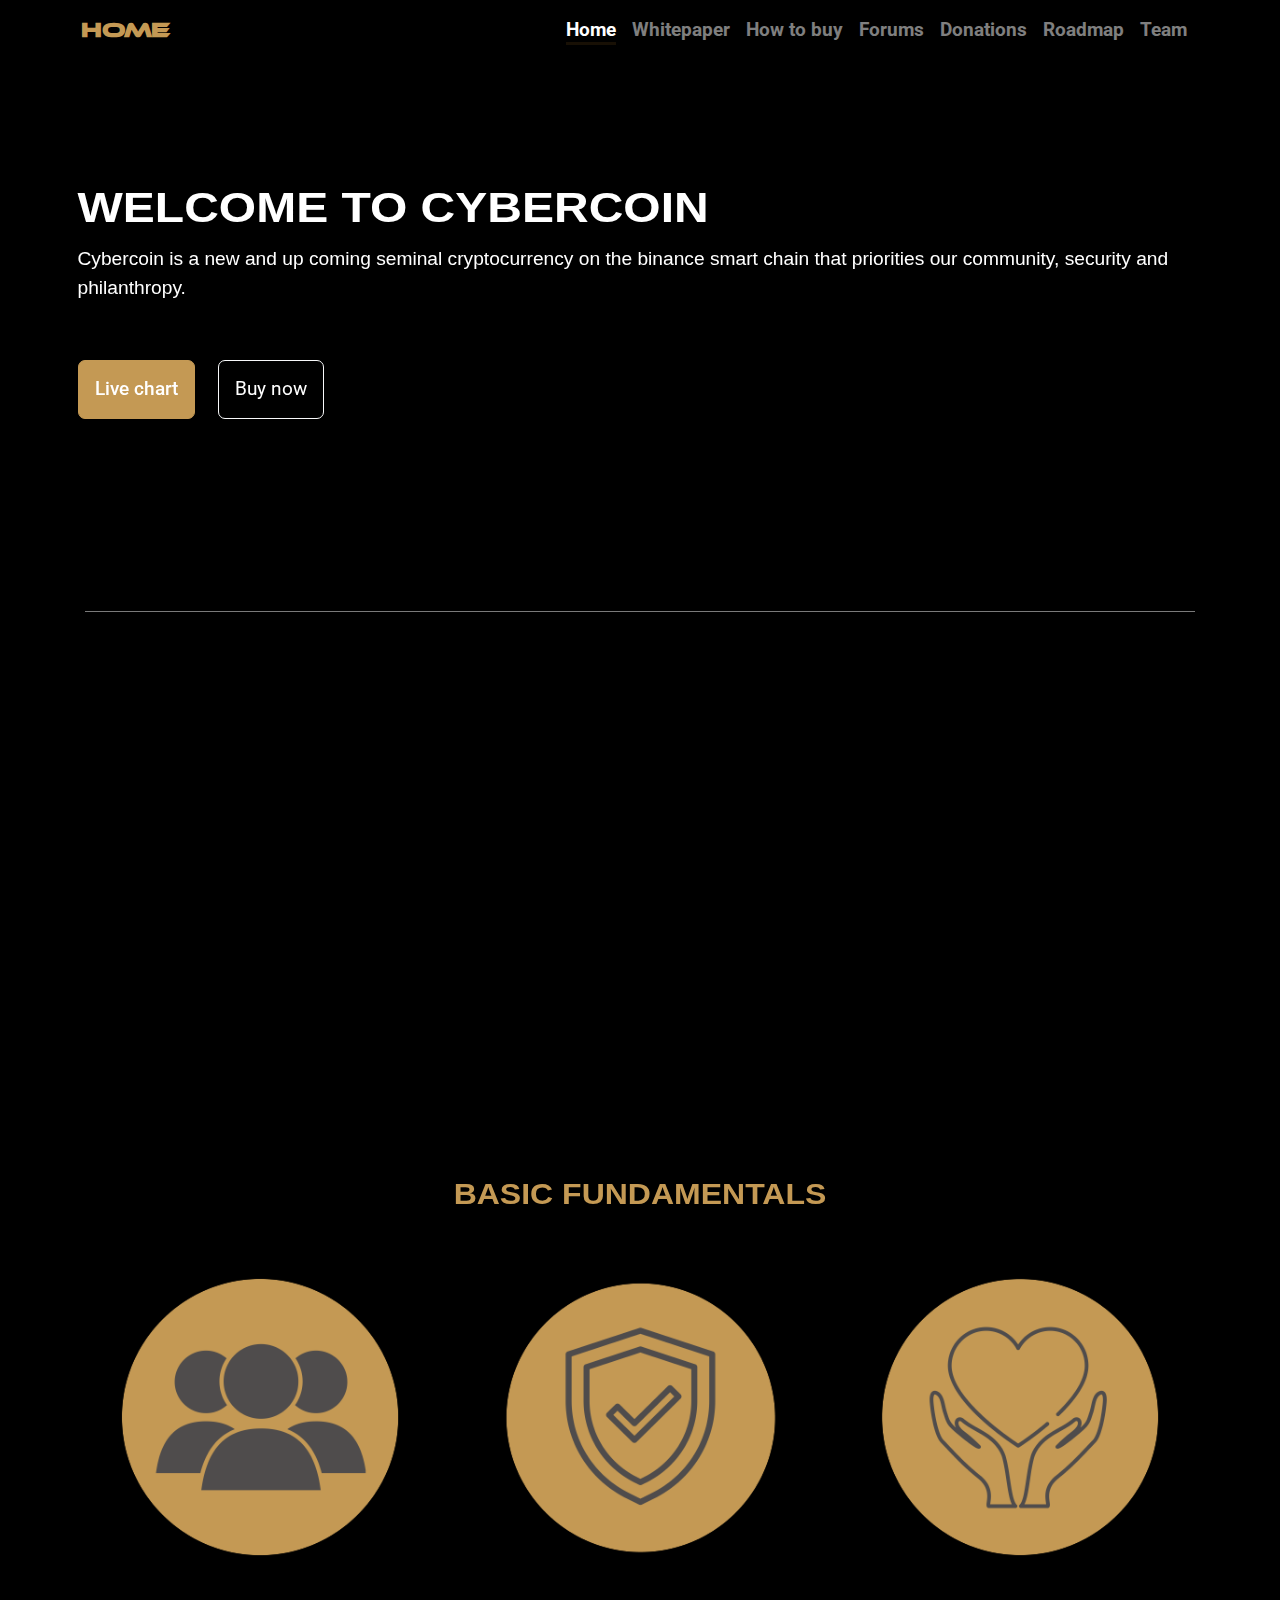
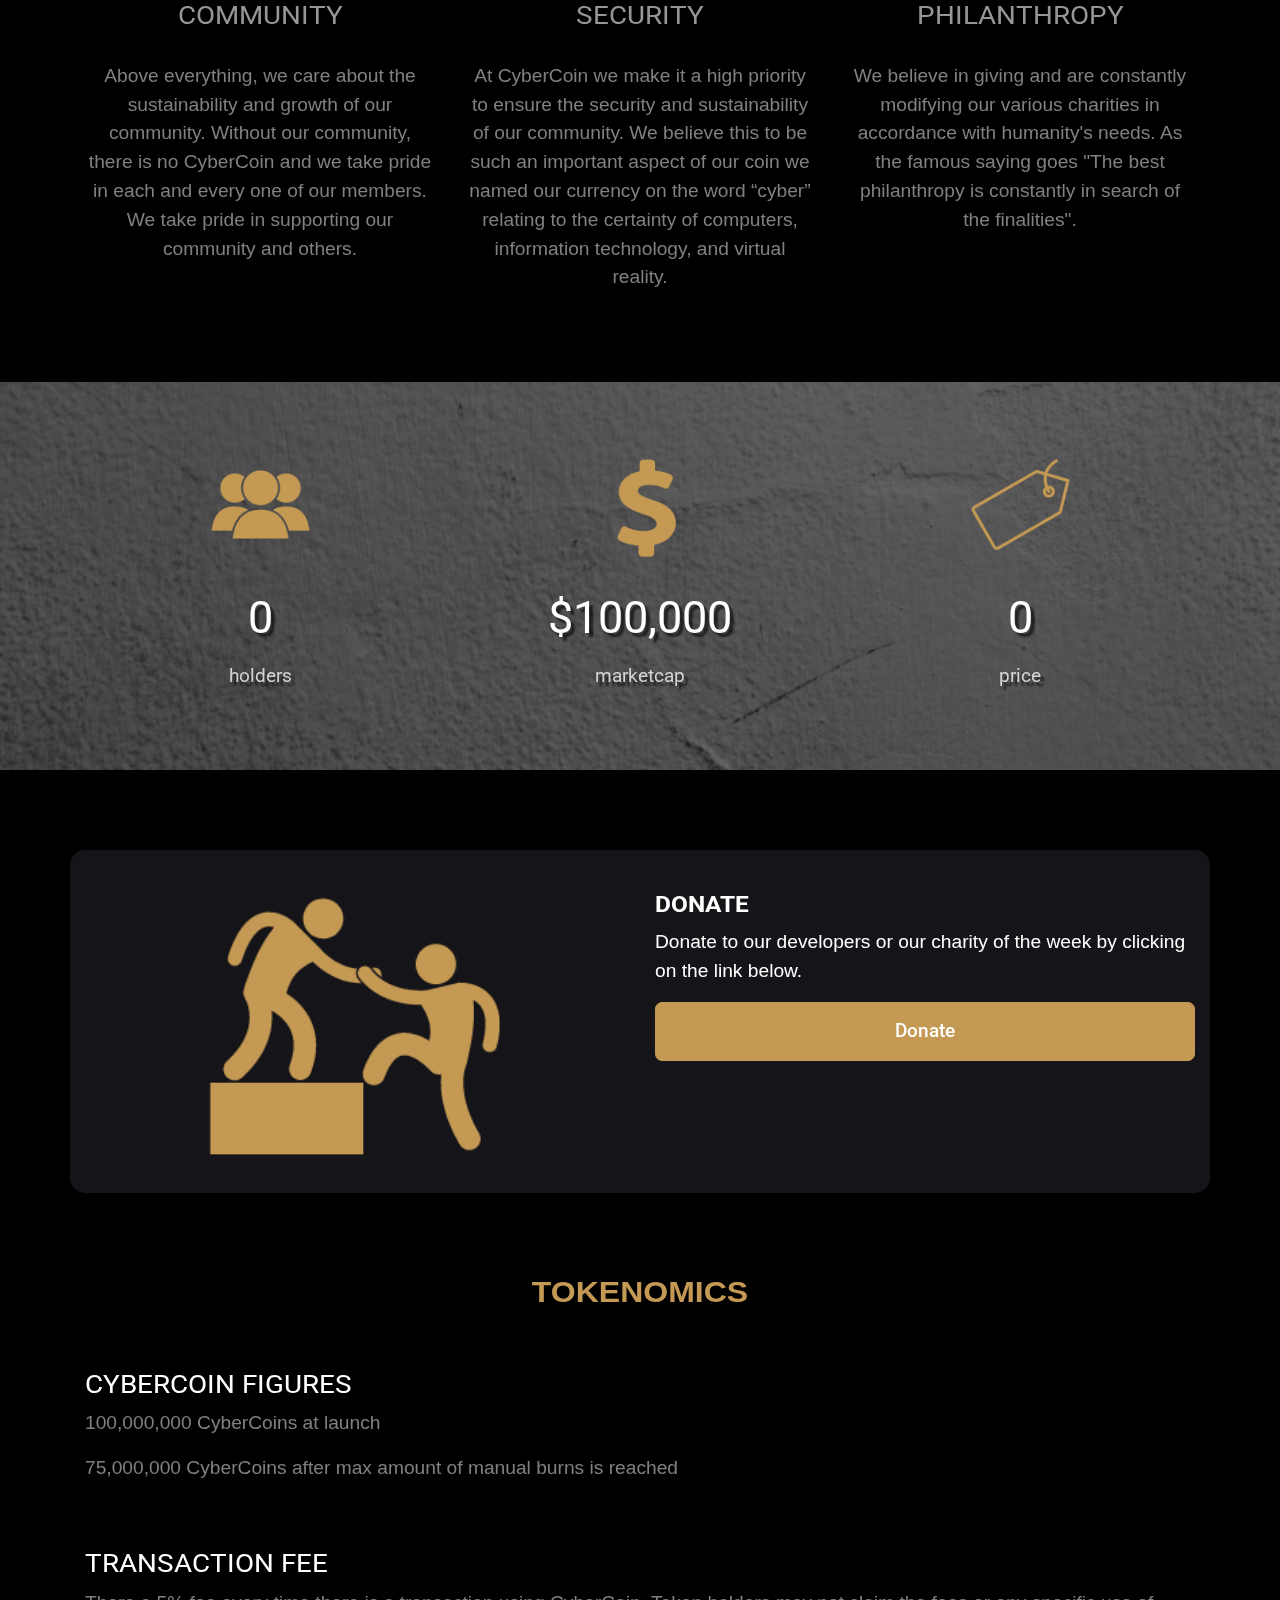
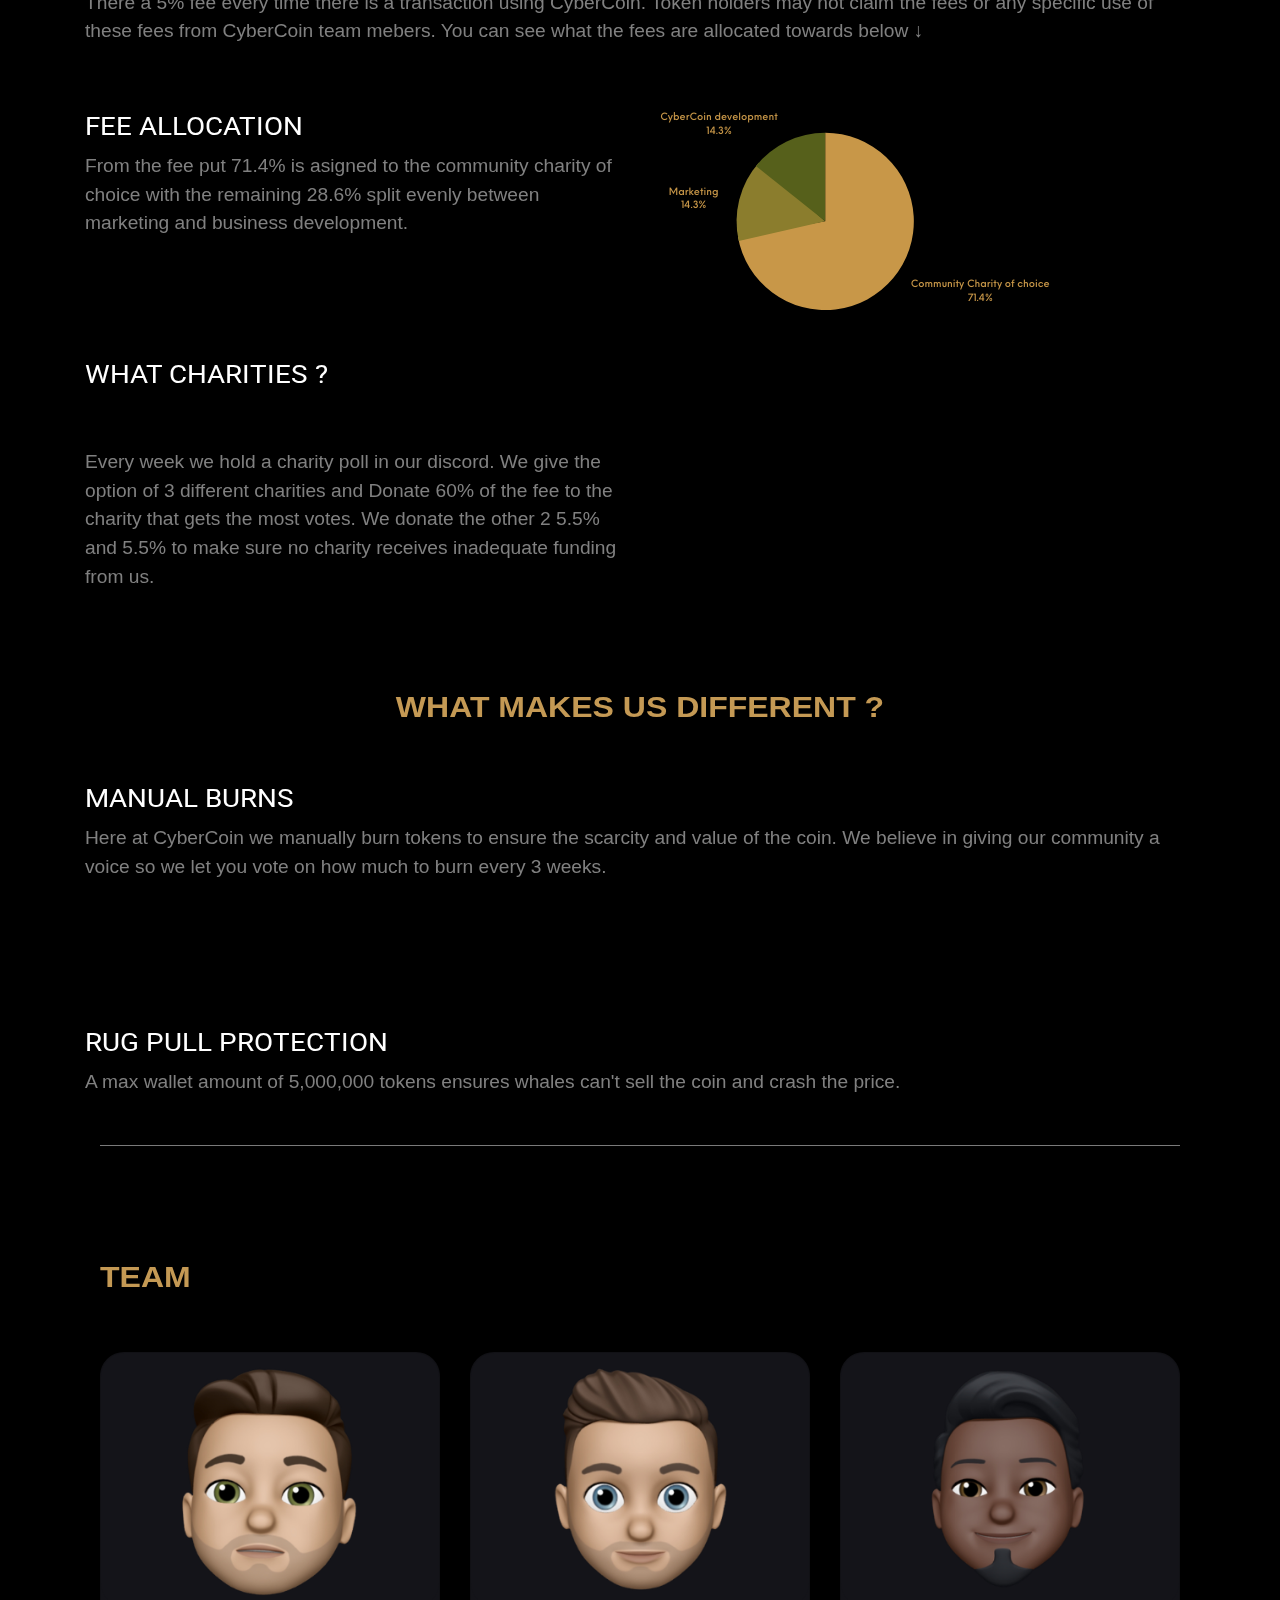
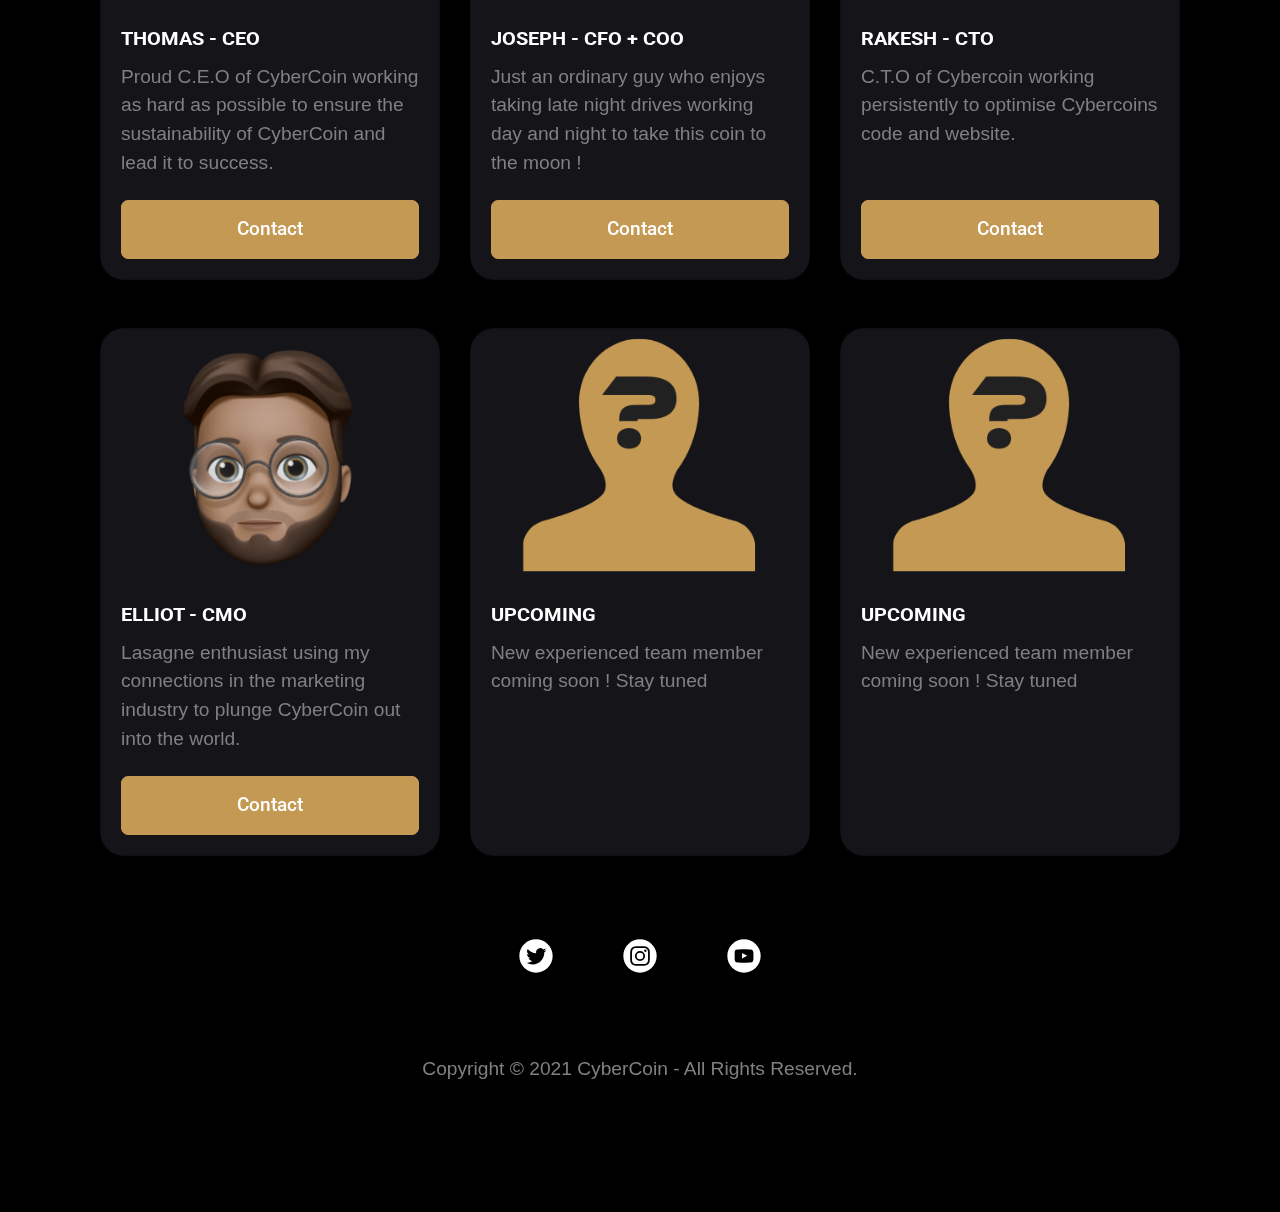
<file: index.html>
<!doctype html>
<html lang="en">

<head>
    <meta charset="utf-8">
    <meta name="viewport" content="width=device-width, initial-scale=1, shrink-to-fit=no">

    <!-- Bootstrap CSS -->
    <link rel="stylesheet" href="https://maxcdn.bootstrapcdn.com/bootstrap/4.0.0/css/bootstrap.min.css"
        integrity="sha384-Gn5384xqQ1aoWXA+058RXPxPg6fy4IWvTNh0E263XmFcJlSAwiGgFAW/dAiS6JXm" crossorigin="anonymous">

    <link rel="stylesheet" href="css/style.css">

    <title>Cyber Coin</title>
</head>

<body>

    <div class="container-fluid" id="navbar-background">
        <nav class="navbar navbar-expand-lg navbar-dark bg-light text-white fixed-top">
            <div class="container">
                <a class="navbar-brand" href="#">Home</a>
                <button class="navbar-toggler" type="button" data-toggle="collapse"
                    data-target="#navbarSupportedContent" aria-controls="navbarSupportedContent" aria-expanded="false"
                    aria-label="Toggle navigation">
                    <span class="navbar-toggler-icon"></span>
                </button>

                <div class="collapse navbar-collapse" id="navbarSupportedContent">
                    <ul class="navbar-nav ml-auto">
                        <li class="nav-item active">
                            <a class="nav-link" href="index.html">Home <span class="sr-only">(current)</span></a>
                        </li>
                        <li class="nav-item">
                            <a class="nav-link" href="files/whitepaper.pdf" target="_blank" >Whitepaper</a>
                        </li>
                        <li class="nav-item">
                            <a class="nav-link" href="Buy.html">How to buy</a>
                        </li>
                        <li class="nav-item">
                            <a class="nav-link" href="Forums.html">Forums</a>
                        </li>
                        <li class="nav-item">
                            <a class="nav-link" href="Donations.html" >Donations</a>
                        </li>
                        <li class="nav-item">
                            <a class="nav-link" href="files/roadmap.pdf" target="_blank" >Roadmap</a> 
                        </li>
                        <li class="nav-item">
                            <a class="nav-link" href="#about">Team</a>
                        </li>
                    </ul>
                </div>
            </div>
        </nav>
    </div>

    <div class="container-fluid pl-0">

        <div id="header-container">

            <div class="container">

                <h1 class="">Welcome to CyberCoin</h1>

                <p>
                    Cybercoin is a new and up coming seminal cryptocurrency on the binance smart chain that priorities our
                    community, security and philanthropy.
                </p>

                <div id="header-buttons">
                    <button type="button" class="btn btn-primary ">Live chart</button>
                    <button type="button" class="btn btn-outline-light">Buy now</button>
                </div>

            </div>

        </div>

        <div id="particles-js"></div>

    </div>

    <div class="container-fluid text-center" id="main-container">

        <div class="container">

            <hr/>
            <pre>
            <pre>
            <iframe width="560" height="315" src="https://www.youtube.com/embed/h6pb3LN_StY" 
                        title="YouTube video player" frameborder="0"
                         allow="accelerometer; autoplay; clipboard-write; encrypted-media; gyroscope; picture-in-picture" allowfullscreen></iframe>
            </pre>
            </pre>

            <div class="row">

                <div class="col">

                    <h2>BASIC FUNDAMENTALS</h2>

                </div>

            </div>

            <div class="row">

                <div class="col-md-4">
                    <img src="images/icon1.png" />

                    <h3>Community</h3>
                    <p>
                        Above everything, we care about the sustainability and growth of our community. Without our
                        community, there is no CyberCoin and we take pride in each and every one of our members. We take
                        pride in supporting our community and others.
                    </p>

                </div>

                <div class="col-md-4">
                    <img src="images/icon2.png" />

                    <h3>Security</h3>
                    <p>
                        At CyberCoin we make it a high priority to ensure the security and sustainability of our
                        community. We believe this to be such an important aspect of our coin we named our currency on
                        the word “cyber” relating to the certainty of computers, information technology, and virtual
                        reality.
                    </p>

                </div>

                <div class="col-md-4">
                    <img src="images/icon3.png" />

                    <h3>Philanthropy</h3>
                    <p>
                        We believe in giving and are constantly modifying our various charities in accordance with
                        humanity's needs. As the famous saying goes "The best philanthropy is constantly in search of
                        the finalities".
                    </p>

                </div>


            </div>

        </div>

    </div>

    <div class="container-fluid text-center" id="image-breaker">
    <section class="counters">
        <div class="container">

            <div class="row">

                <div class="col-sm-4">
                    <img src="images/holders.png" />
                    <div class="counter" data-target="15">0</div>
                    <span>holders</span>
                </div>

                <div class="col-sm-4">
                    <img src="images/marketprice.png" />
                    <div class="counter" data-target="5000">$100,000</div>
                    <span>marketcap</span>
                </div>

                <div class="col-sm-4">
                    <img src="images/cap.png" />
                    <div class="counter" data-target="0.0001">0</div>
                    <span>price</span>
                </div>

            </div>

        </div>

    </div>

    <div class="container-fluid" id="donations">

        <div class="container">

            <div class="row">
                <div class="col text-center">

                </div>
            </div>

            <div class="row">

                <div class="col-sm-6 mt-2">

                    <img src="images/Donations.png" />

                </div>

                <div class="col-sm-6 mt-2">

                    <h4>Donate</h4>


                    <p>
                        Donate to our developers or our charity of the week by clicking on the link below.
                    </p>

                    <a class="btn btn-primary w-100" href="Donations.html">Donate</a>

                </div>

            </div>

        </div>

    </div>

    <div class="container-fluid" id="tokenomics">

        <div class="container">

            <div class="row text-center">
                <div class="col">
                    <h2>Tokenomics</h2>
                </div>
            </div>

            <div class="row">

                <div class="col">

                    <h3>CyberCoin Figures</h3>

                    <p>
                        100,000,000 CyberCoins at launch
                    </p>

                    <p>
                     75,000,000 CyberCoins after  max amount
                     of manual burns is reached
                     </p>

                </div>

            </div>

            <div class="row">

                <div class="col">

                    <h3>Transaction Fee</h3>

                    <p>
                        There a 5% fee every time there is a transaction using CyberCoin. Token holders 
                        may not claim the fees or any specific use of these fees
                        from CyberCoin team mebers. You can see what the fees
                        are allocated towards below ↓

                    </p>

                </div>
            </div>

            <div class="row">
                <div class="col-sm-6">

                    <h3>Fee allocation</h3>
    
                    <p>
                        From the fee put 71.4% is asigned to the community charity of choice with the remaining 
                        28.6% split evenly between marketing and business development.
                    </p>
    
                </div>
                <div class="col-sm-6">
                    <img src="images/img_pie.png" alt="Pie chart" <div class="centerimage" <div class="row">
                </div>
            </div>

            <div class="row">

                <div class="col">
                    <h3>What charities ?</h3>
                </div>

            </div>

            <div class="row">

                <div class="col-sm-6">
                    <p>
                        Every week we hold a charity poll in our discord. We give the option of 3 different charities and Donate
                        60% of the fee to the charity that gets the most votes. We donate the other 2 5.5% and 5.5% to make sure 
                        no charity receives inadequate funding from us.                                              
                    </p>

                </div>

            </div>

        </div>

    </div>

    <div class="container-fluid" id="tokenomics">

        <div class="container">

            <div class="row text-center">
                <div class="col">
                    <h2>What makes us different ?</h2>

                </div>
            </div>

            <div class="row">

                <div class="col">

                    <h3>Manual burns</h3>

                    <p>
                        Here at CyberCoin we manually burn tokens
                        to ensure the scarcity and value of the coin.
                        We believe in giving our community a voice
                        so we let you vote on how much to burn
                        every 3 weeks.
                    </p>

                </div>

            </div>

        </div>

    </div>

    </div>

    <div class="container-fluid" id="tokenomics">

        <div class="container">

            <div class="row text-center">
                <div class="col">

                </div>
            </div>

            <div class="row">

                <div class="col">

                    <h3>Rug pull protection</h3>

                    <p>
                        A max wallet amount of 5,000,000 tokens ensures
                        whales can't sell the coin and 
                        crash the price.

                    </p>

                    </div>

    <div class="container-fluid" id="about">

        <div class="container">

            <hr/>

            <div class="row">

                <div class="col">

                    <h2>Team</h2>

                </div>

            </div>

            <div class="row mt-5">

                <div class="col-sm-4">

                    <div class="card">
                        <img class="card-img-top" src="images/Thomas.png" alt="Personal image">
                        <div class="card-body d-flex flex-column">
                            <h5 class="card-title">Thomas - CEO</h5>
                            <p class="card-text">Proud C.E.O of CyberCoin working as hard as possible to ensure the sustainability of CyberCoin and lead it to success.</p>
                            <a href="mailto: ThomasCyberCoin@protonmail.com" class="mt-auto btn btn-primary">Contact</a>
                        </div>
                    </div>

                </div>

                <div class="col-sm-4">

                    <div class="card">
                        <img class="card-img-top" src="images/Joseph.png" alt="Personal image">
                        <div class="card-body d-flex flex-column">
                            <h5 class="card-title">Joseph - CFO + COO</h5>
                            <p class="card-text">Just an ordinary guy who enjoys taking
                                late night drives working day and night to take
                                this coin to the moon !</p>
                            <a href="mailto: Josephcybercoin@protonmail.com" class="mt-auto btn btn-primary">Contact</a>
                        </div>
                    </div>

                </div>

                <div class="col-sm-4">

                    <div class="card">
                        <img class="card-img-top" src="images/Rakesh.png" alt="Personal image">
                        <div class="card-body d-flex flex-column">
                            <h5 class="card-title">Rakesh - CTO</h5>
                            <p class="card-text">C.T.O of Cybercoin working persistently to optimise Cybercoins code and website.</p>
                            <a href="mailto: Josephcybercoin@protonmail.com" class="mt-auto btn btn-primary">Contact</a>
                        </div>
                    </div>

                </div>

            </div>

            <div class="row mt-5">

                <div class="col-sm-4">

                    <div class="card">
                        <img class="card-img-top" src="images/Elliot.png" alt="Personal image">
                        <div class="card-body d-flex flex-column">
                            <h5 class="card-title">Elliot - CMO</h5>
                            <p class="card-text"> Lasagne enthusiast using my connections in the
                                marketing industry to plunge CyberCoin out into the world.</p>
                            <a href="mailto: ElliotCyberCoin@protonmail.com" class="mt-auto btn btn-primary">Contact</a>
                        </div>
                    </div>

                </div>

                <div class="col-sm-4">

                    <div class="card">
                        <img class="card-img-top" src="images/Mystery.png" alt="Personal image">
                        <div class="card-body d-flex flex-column">
                            <h5 class="card-title">Upcoming</h5>
                            <p class="card-text">New experienced team member coming soon ! Stay tuned</p>

                        </div>
                    </div>

                </div>

                <div class="col-sm-4">

                    <div class="card">
                        <img class="card-img-top" src="images/Mystery.png" alt="Personal image">
                        <div class="card-body">
                            <h5 class="card-title">Upcoming</h5>
                            <p class="card-text">New experienced team member coming soon ! Stay tuned</p>

                        </div>
                    </div>

                </div>

            </div>

        </div>

    </div>

    <div class="container-fluid" id="footer">

        <div class="container">

            <div class="row">

                <div class="col text-center" id="socials">
                    <a rel="noopener" role="link" aria-haspopup="true" data-ux="Link" target="_blank"
                        data-aid="SOCIAL_TWITTER_LINK" aria-label="Twitter Social Link"
                        href="https://twitter.com/CyberCoinHQ1" data-typography="LinkAlpha"
                        class="x-el x-el-a c1-1w c1-1x c1-1y c1-1z c1-20 c1-2y c1-21 c1-b c1-2z c1-c c1-29 c1-30 c1-2b c1-d c1-e c1-f c1-g"
                        data-tccl="ux2.SOCIAL.social1.Section.Default.Link.Default.44609.click,click"><svg
                            viewBox="0 0 24 24" fill="currentColor" width="40" height="40" data-ux="IconSocial"
                            class="x-el x-el-svg c1-1 c1-2 c1-27 c1-2d c1-4p c1-90 c1-91 c1-55 c1-b c1-c c1-92 c1-93 c1-d c1-94 c1-95 c1-96 c1-97 c1-69 c1-7u c1-7v c1-7w c1-e c1-f c1-g">
                            <path
                                d="M22 12c0-5.524-4.477-10-10-10C6.478 2 2 6.478 2 12c0 5.523 4.478 10 10 10 5.523 0 10-4.477 10-10zm-3.795-3.516c-.33.492-.749.926-1.23 1.271l.008.319c0 3.255-2.477 7.005-7.006 7.005a6.968 6.968 0 01-3.773-1.107 4.94 4.94 0 003.645-1.019 2.466 2.466 0 01-2.3-1.71 2.464 2.464 0 001.112-.042 2.465 2.465 0 01-1.975-2.413v-.032c.333.185.711.295 1.115.309a2.461 2.461 0 01-.762-3.286 6.987 6.987 0 005.075 2.572 2.462 2.462 0 014.196-2.245 4.986 4.986 0 001.564-.597A2.469 2.469 0 0116.79 8.87a4.936 4.936 0 001.414-.387z">
                            </path>
                        </svg></a><a rel="noopener" role="link" aria-haspopup="true" data-ux="Link" target="_blank"
                        data-aid="SOCIAL_INSTAGRAM_LINK" aria-label="Instagram Social Link"
                        href="https://www.instagram.com/cybercoinhq/" data-typography="LinkAlpha"
                        class="x-el x-el-a c1-1w c1-1x c1-1y c1-1z c1-20 c1-2y c1-21 c1-b c1-2z c1-c c1-29 c1-30 c1-2b c1-d c1-e c1-f c1-g"
                        data-tccl="ux2.SOCIAL.social1.Section.Default.Link.Default.44610.click,click"><svg
                            viewBox="0 0 24 24" fill="currentColor" width="40" height="40" data-ux="IconSocial"
                            class="x-el x-el-svg c1-1 c1-2 c1-27 c1-2d c1-4p c1-90 c1-91 c1-55 c1-b c1-c c1-92 c1-93 c1-d c1-94 c1-95 c1-96 c1-97 c1-69 c1-7u c1-7v c1-7w c1-e c1-f c1-g">
                            <path
                                d="M16.604 8.516c.13.35.198.719.203 1.091.033.622.033.811.033 2.386 0 1.574-.004 1.763-.033 2.385a3.273 3.273 0 0 1-.203 1.091 1.956 1.956 0 0 1-1.12 1.12c-.35.13-.719.198-1.091.204-.622.032-.811.032-2.386.032-1.574 0-1.763-.003-2.385-.032a3.273 3.273 0 0 1-1.091-.204 1.956 1.956 0 0 1-1.12-1.12 3.273 3.273 0 0 1-.204-1.09c-.032-.623-.032-.812-.032-2.386 0-1.575.003-1.764.032-2.386.006-.372.074-.741.204-1.09a1.956 1.956 0 0 1 1.12-1.12c.35-.13.718-.199 1.09-.204.623-.033.812-.033 2.386-.033 1.575 0 1.764.004 2.386.033.372.005.741.074 1.09.203.515.2.922.606 1.12 1.12zM12 15.033a3.033 3.033 0 1 0 0-6.066 3.033 3.033 0 0 0 0 6.066zm3.153-5.477a.71.71 0 1 0 0-1.418.71.71 0 0 0 0 1.418zM12 13.967a1.967 1.967 0 1 1 0-3.934 1.967 1.967 0 0 1 0 3.934zM12 2C6.477 2 2 6.477 2 12s4.477 10 10 10 10-4.477 10-10A10 10 0 0 0 12 2zm5.87 12.433c-.01.49-.102.974-.274 1.432a3.018 3.018 0 0 1-1.727 1.728 4.335 4.335 0 0 1-1.433.272c-.629.03-.829.037-2.432.037-1.604 0-1.819 0-2.433-.037a4.335 4.335 0 0 1-1.433-.272 3.018 3.018 0 0 1-1.727-1.728 4.335 4.335 0 0 1-.273-1.432c-.029-.63-.036-.83-.036-2.433 0-1.604 0-1.818.036-2.433.01-.49.102-.974.273-1.432a3.018 3.018 0 0 1 1.727-1.728 4.335 4.335 0 0 1 1.433-.272c.629-.03.829-.037 2.433-.037 1.603 0 1.818 0 2.432.037.49.009.974.101 1.433.272.794.307 1.42.934 1.727 1.728.172.458.264.943.273 1.432.03.63.036.83.036 2.433 0 1.604-.007 1.804-.036 2.433z">
                            </path>
                        </svg></a><a rel="noopener" role="link" aria-haspopup="true" data-ux="Link" target="_blank"
                        data-aid="SOCIAL_YOUTUBE_LINK" aria-label="YouTube Social Link"
                        href="https://www.youtube.com/channel/UCqB1d5MA3eIsjGT2TMZqkrQ" data-typography="LinkAlpha"
                        class="x-el x-el-a c1-1w c1-1x c1-1y c1-1z c1-20 c1-2y c1-21 c1-b c1-2z c1-c c1-29 c1-30 c1-2b c1-d c1-e c1-f c1-g"
                        data-tccl="ux2.SOCIAL.social1.Section.Default.Link.Default.44611.click,click"><svg
                            viewBox="0 0 24 24" fill="currentColor" width="40" height="40" data-ux="IconSocial"
                            class="x-el x-el-svg c1-1 c1-2 c1-27 c1-2d c1-4p c1-90 c1-91 c1-55 c1-b c1-c c1-92 c1-93 c1-d c1-94 c1-95 c1-96 c1-97 c1-69 c1-7u c1-7v c1-7w c1-e c1-f c1-g">
                            <g transform="translate(2 2)">
                                <polygon points="8.811 11.495 11.927 9.88 8.807 8.255"></polygon>
                                <path
                                    d="M10 0C4.477 0 0 4.477 0 10s4.477 10 10 10 10-4.477 10-10A10 10 0 0 0 10 0zm5.673 10.436c0 .935-.066 1.866-.066 1.866-.027.415-.17.814-.41 1.153-.306.308-.72.483-1.153.487-1.615.116-4.033.12-4.033.12s-2.99-.03-3.913-.117a1.91 1.91 0 0 1-1.25-.49 2.273 2.273 0 0 1-.419-1.146s-.033-.934-.033-1.865V9.56c0-.935.033-1.876.033-1.876s.03-.804.364-1.153c.305-.312.72-.493 1.156-.506 1.615-.116 4.036-.149 4.036-.149s2.411.033 4.026.15c.44.016.855.203 1.16.52.244.336.394.731.436 1.145 0 0 .07.934.07 1.865l-.004.88z">
                                </path>
                            </g>
                        </svg></a>
                </div>

            </div>

            <div class="row text-center">

                <div class="col">
                    <br />
                    <p>Copyright © 2021 CyberCoin - All Rights Reserved.</p>

                </div>

            </div>

        </div>

    </div>

    <!-- Particle.js -->
    <script src="js/particles.js"></script>
    <script>
        particlesJS.load('particles-js', 'js/particles.json', function () { });
    </script>

    <!-- Bootstrap JavaScript -->
   
 <script src="https://cdnjs.cloudflare.com/ajax/libs/popper.js/1.12.9/umd/popper.min.js"
        integrity="sha384-ApNbgh9B+Y1QKtv3Rn7W3mgPxhU9K/ScQsAP7hUibX39j7fakFPskvXusvfa0b4Q"
        crossorigin="anonymous"></script>
       <script src="https://code.jquery.com/jquery-3.2.1.slim.min.js"
        integrity="sha384-KJ3o2DKtIkvYIK3UENzmM7KCkRr/rE9/Qpg6aAZGJwFDMVNA/GpGFF93hXpG5KkN"
        crossorigin="anonymous"></script>
     <script src="https://maxcdn.bootstrapcdn.com/bootstrap/4.0.0/js/bootstrap.min.js"
        integrity="sha384-JZR6Spejh4U02d8jOt6vLEHfe/JQGiRRSQQxSfFWpi1MquVdAyjUar5+76PVCmYl"
        crossorigin="anonymous"></script>
  
</body>

</html>
</file>
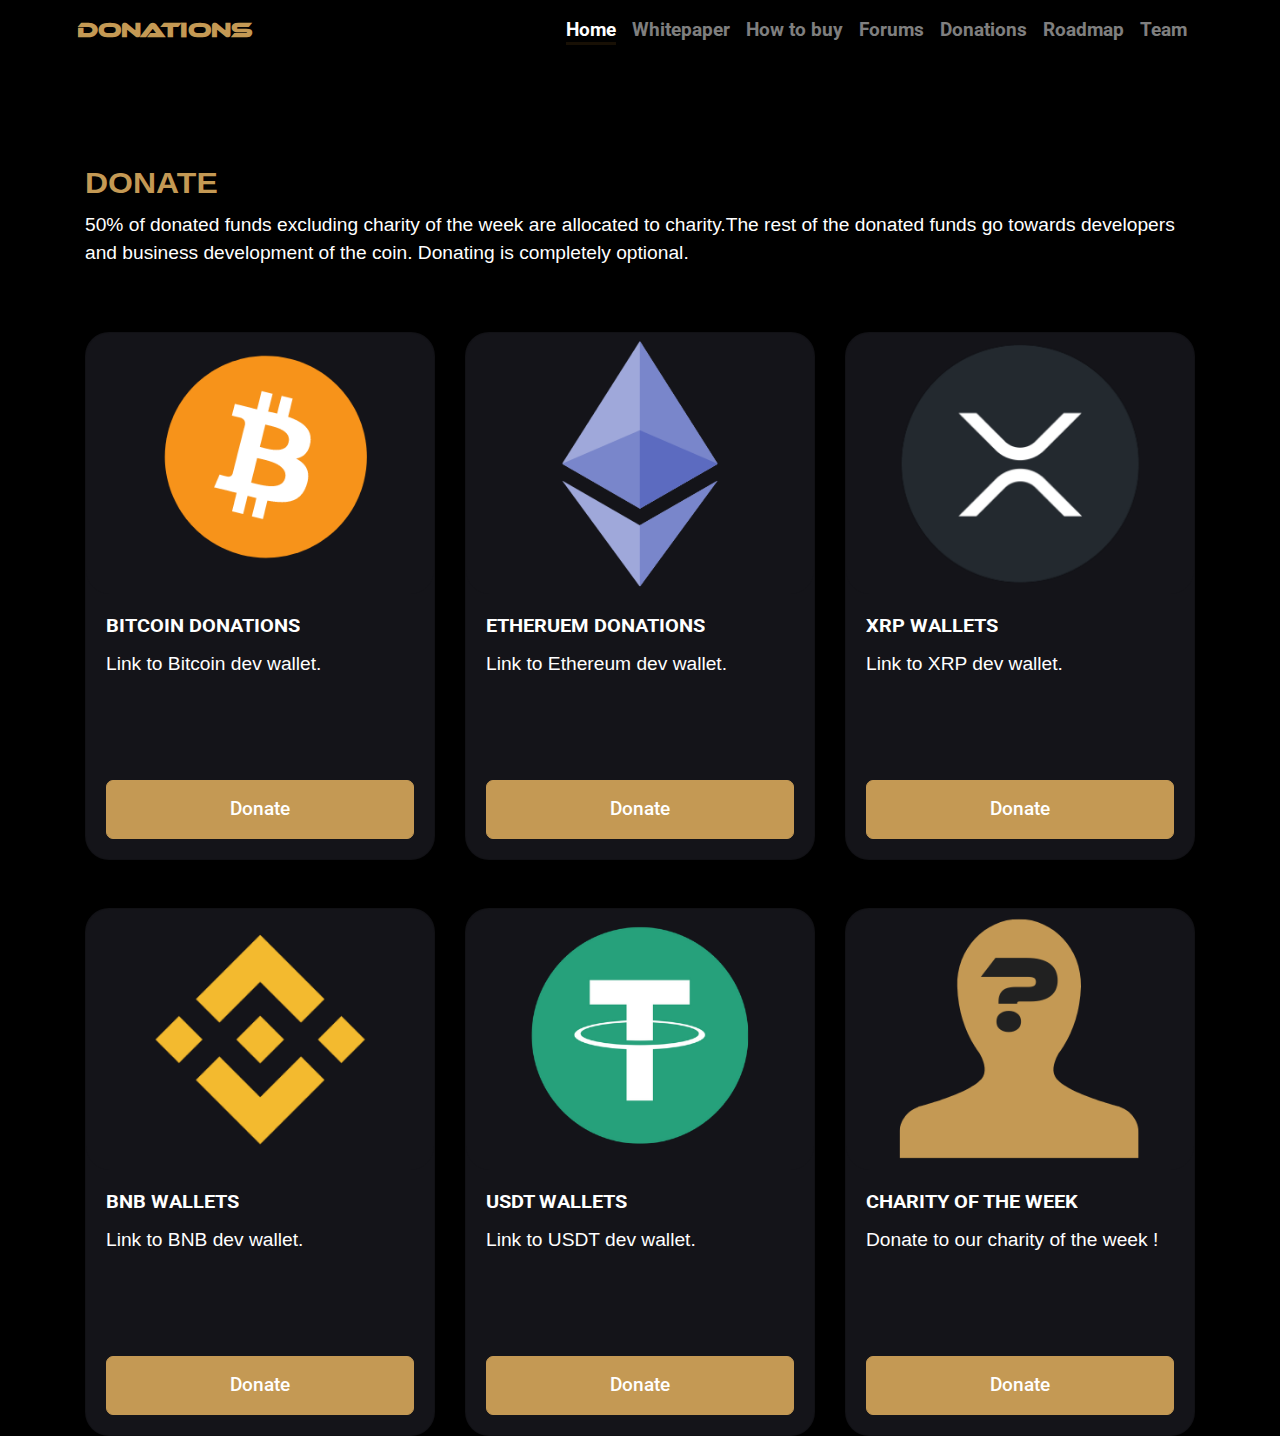
<file: Donations.html>
<!doctype html>
<html lang="en">

<head>
    <meta charset="utf-8">
    <meta name="viewport" content="width=device-width, initial-scale=1, shrink-to-fit=no">

    <!-- Bootstrap CSS -->
    <link rel="stylesheet" href="https://maxcdn.bootstrapcdn.com/bootstrap/4.0.0/css/bootstrap.min.css"
        integrity="sha384-Gn5384xqQ1aoWXA+058RXPxPg6fy4IWvTNh0E263XmFcJlSAwiGgFAW/dAiS6JXm" crossorigin="anonymous">

    <link rel="stylesheet" href="css/style.css">

    <title>Donations</title>
</head>

<body>

    <div class="container-fluid" id="navbar-background">
        <nav class="navbar navbar-expand-lg navbar-dark bg-light text-white fixed-top">
            <div class="container">
                <a class="navbar-brand" href="#">Donations</a>
                <button class="navbar-toggler" type="button" data-toggle="collapse"
                    data-target="#navbarSupportedContent" aria-controls="navbarSupportedContent" aria-expanded="false"
                    aria-label="Toggle navigation">
                    <span class="navbar-toggler-icon"></span>
                </button>

                <div class="collapse navbar-collapse" id="navbarSupportedContent">
                    <ul class="navbar-nav ml-auto">
                        <li class="nav-item active">
                            <a class="nav-link" href="index.html">Home <span class="sr-only">(current)</span></a>
                        </li>
                        <li class="nav-item">
                            <a class="nav-link" href="https://docdro.id/KQakBF3" target="_blank" >Whitepaper</a>
                        </li>
                        <li class="nav-item">
                            <a class="nav-link" href="Buy.html">How to buy</a>
                        </li>
                        <li class="nav-item">
                            <a class="nav-link" href="Forums.html">Forums</a>
                        </li>
                        <li class="nav-item">
                            <a class="nav-link" href="Donations.html" >Donations</a>
                        </li>
                        <li class="nav-item">
                            <a class="nav-link" href="https://docdro.id/snNdMse" target="_blank" >Roadmap</a> 
                        </li>
                        <li class="nav-item">
                            <a class="nav-link" href="index.html">Team</a>
                        </li>
                    </ul>
                </div>
            </div>
        </nav>
    </div>
   <div class="container-fluid" id="about">

        <div class="container">

            <hr/>

            <div class="row">

                <div class="col">

                    <h2>Donate</h2>

                    <p> 50% of donated funds excluding charity of the week are allocated to charity.The rest of the donated funds go
                    towards developers and business development of the coin. Donating is completely optional.</p>

                </div>

            </div>

            <div class="row mt-5">

                <div class="col-sm-4">

                    <div class="card">
                        <img class="card-img-top" src="images/Bitcoin.png" alt="Personal image">
                        <div class="card-body d-flex flex-column">
                            <h5 class="card-title">Bitcoin donations</h5>
                            <p class="card-text">Link to Bitcoin dev wallet. </p>
                            <a href="https://docdro.id/neWFC0m" target="_blank" class="mt-auto btn btn-primary">Donate</a>
                        </div>
                    </div>

                </div>

                <div class="col-sm-4">

                    <div class="card">
                        <img class="card-img-top" src="images/Ethereum.png" alt="Personal image">
                        <div class="card-body d-flex flex-column">
                            <h5 class="card-title">Etheruem donations</h5>
                            <p class="card-text">Link to Ethereum dev wallet. </p>
                            <a href="https://docdro.id/d0GAB5T" target="_blank" class="mt-auto btn btn-primary">Donate</a>
                        </div>
                    </div>

                </div>

                <div class="col-sm-4">

                    <div class="card">
                        <img class="card-img-top" src="images/XRP.png" alt="Personal image">
                        <div class="card-body d-flex flex-column">
                            <h5 class="card-title">XRP wallets</h5>
                            <p class="card-text">Link to XRP dev wallet. </p>
                            <a href="https://docdro.id/stwMpZG" target="_blank" class="mt-auto btn btn-primary">Donate</a>
                        </div>
                    </div>

                </div>

            </div>

            <div class="row mt-5">

                <div class="col-sm-4">

                    <div class="card">
                        <img class="card-img-top" src="images/BNB.png" alt="Personal image">
                        <div class="card-body d-flex flex-column">
                            <h5 class="card-title">BNB wallets</h5>
                            <p class="card-text"> Link to BNB dev wallet.</p>
                            <a href="https://docdro.id/rsbux2E" target="_blank" class="mt-auto btn btn-primary">Donate</a>
                        </div>
                    </div>

                </div>

                <div class="col-sm-4">

                    <div class="card">
                        <img class="card-img-top" src="images/USDT.png" alt="Personal image">
                        <div class="card-body d-flex flex-column">
                            <h5 class="card-title">USDT wallets</h5>
                            <p class="card-text">Link to USDT dev wallet.</p> 
                            <a href="https://docdro.id/qwnHQyt" target="_blank" class="mt-auto btn btn-primary">Donate</a>

                        </div>
                    </div>

                </div>

                <div class="col-sm-4">

                    <div class="card">
                        <img class="card-img-top" src="images/Mystery.png" alt="Personal image">
                         <div class="card-body d-flex flex-column">
                            <h5 class="card-title">Charity of the week</h5>
                            <p class="card-text">Donate to our charity of the week !</p>
                            <a href="https://www.gov.uk/find-charity-information" target="_blank" t="nk" class="mt-auto btn btn-primary">Donate</a>

                        </div>
                    </div>

                </div>

            </div>

        </div>

    </div>

        <!-- Bootstrap JavaScript -->
   
 <script src="https://cdnjs.cloudflare.com/ajax/libs/popper.js/1.12.9/umd/popper.min.js"
        integrity="sha384-ApNbgh9B+Y1QKtv3Rn7W3mgPxhU9K/ScQsAP7hUibX39j7fakFPskvXusvfa0b4Q"
        crossorigin="anonymous"></script>
       <script src="https://code.jquery.com/jquery-3.2.1.slim.min.js"
        integrity="sha384-KJ3o2DKtIkvYIK3UENzmM7KCkRr/rE9/Qpg6aAZGJwFDMVNA/GpGFF93hXpG5KkN"
        crossorigin="anonymous"></script>
     <script src="https://maxcdn.bootstrapcdn.com/bootstrap/4.0.0/js/bootstrap.min.js"
        integrity="sha384-JZR6Spejh4U02d8jOt6vLEHfe/JQGiRRSQQxSfFWpi1MquVdAyjUar5+76PVCmYl"
        crossorigin="anonymous"></script>
</file>
<file: css/style.css>
@import url('https://fonts.googleapis.com/css?family=Roboto&display=swap');

#particles-js {
  position: absolute;
  top: 0%;
  width: 100%;
  height: 37em;
  margin: 0;
  padding: 0;
  background-color: #000000;
  z-index: -1;
}

#particles-js canvas {
  display: block;
  -webkit-transform: scale(1);
          transform: scale(1);
  opacity: 0;
  -webkit-animation: appear 1.4s 1;
          animation: appear 1.4s 1;
  -webkit-animation-fill-mode: forwards;
          animation-fill-mode: forwards;
}

#header-container {
  margin-top: 5em;
  z-index: 999;
  height: 30em;
  padding-top: 5em;
}

#header-container p {
  margin-bottom: 3em;
}

#header-container .btn-primary {
  margin-right: 1em;
}

#main-container {
  padding-bottom: 2rem !important;
}

#main-container hr {
  margin-top: 2em;
  margin-bottom: 8em;
  border: 0;
  border-top: 1px solid #7a7a7a;
}

#main-container h2 {
  color: #c49954;
  margin-bottom: 2em;
}

#main-container img {
  width: 80%;
}

#main-container h3 {
  color: #969696;
  margin-top: 1.5em;
}

#main-container p {
  margin-top: 1.5em;
  color: grey;
  margin-bottom: 3em;
}

#navbar-background {
  background-color: black !important;
  font: "Archivo Black", arial, sans-serif;
  font-weight: 700;
  font-size: 1.2em !important;
  padding-top: 0.5em;
  padding-bottom: 0.5em;
}

#navbar-background .navbar {
  background-color: black !important;
}

#navbar-background .navbar-brand {
  -webkit-transform: scale(1.1, 0.99);
          transform: scale(1.1, 0.99);
  color: #c49954;
  font-family: "ethnocentric";
}

#navbar-background .active .nav-link {
  text-decoration: underline;
  -webkit-text-decoration-color: #181005 !important;
          text-decoration-color: #181005 !important;
  text-decoration-thickness: 0.15em;
  text-underline-offset: 0.3em;
}

#navbar-background .button {
  position: absolute;
  left: 50%;
}

#image-breaker {
  background-image: url("../images/space2.png");
  background-repeat: no-repeat;
  background-size: cover;
  background-attachment: scroll;
  width: 100%;
  text-shadow: 4px 4px 2px rgba(0, 0, 0, 0.6);
  padding-bottom: 5em;
  
}

#image-breaker img {
  width: 70%;
  height: auto;
  margin-bottom: -15%;
}

#image-breaker h3 {
  text-transform: none !important;
  margin-bottom: 0;
  font-size: 2em;
}

#image-breaker span {
  color: lightgrey;
  font-size: 1.2em;
}

#footer {
  padding: 2em;
}

#footer #socials a {
  color: white !important;
  margin-left: 2em;
  margin-right: 2em;
}

#tokenomics {
  margin-top: 5em;
  margin-bottom: 5em;
}

#tokenomics h2 {
  color: #c49954;
}

#tokenomics .row {
  margin-top: 3em;
}

#tokenomics p {
  color: grey;
}

#donations img {
  width: 100%;
  border-radius: 15px;
}

#donations .container {
  margin-top: 5em;
  background-color: #141419;
  border-radius: 15px;
  padding-top: 2em;
  padding-bottom: 2em;
}

#donations .container .progress {
  margin-top: 2em;
  margin-bottom: 2em;
  border-radius: 100px;
}

#donations .container .progress .progress-bar {
  background-color: #c49954;
}

#donations h2 {
  color: #c49954;
}

#about h2 {
  color: #c49954;
}

#about hr {
  margin-top: 2em;
  margin-bottom: 7em;
  border: 0;
  border-top: 1px solid #7a7a7a;
}

#about .card, #about .card-img-top {
  background: #141419;
  border-radius: 24px;
}

#about .card {
  height: 33em;
}

@font-face {
  font-family: ethnocentric;
  src: url("../ethnocentric.ttf");
}

html {
  scroll-behavior: smooth;
}

body {
  background-color: #000000;
}

h1, h2, h3, h4, h5, h6 {
  line-height: 1.2;
  font-weight: 700;
  color: #ffffff;
  text-transform: uppercase;
  -webkit-transform: scale(1, 0.9);
          transform: scale(1, 0.9);
}

h3 {
  font-weight: 400 !important;
}

p {
  font-family: "Archivo Black", arial, sans-serif;
  color: #ffffff;
  font-size: 1.2em;
}

h1 {
  line-height: 1.2;
  font-size: 3em;
  font-family: "Archivo Black", arial, sans-serif;
}

@media (max-width: 350px) {
  h1 {
    font-size: 4em;
  }
}

h2 {
  font-size: 2em;
  font-family: "Archivo Black", arial, sans-serif;
}

@media (max-width: 350px) {
  h2 {
    font-size: 2.8em;
  }
}

.navbar-toggler {
  border: none;
}

.btn-primary {
  background-color: #c49954;
  border-color: #c49954 !important;
  font-weight: 500;
}

.btn-primary:hover {
  background-color: #cba467 !important;
}

.btn-outline-light:hover {
  color: black !important;
}

.btn {
  color: white !important;
  border-radius: .4375rem;
  padding: .875rem 1rem;
  font-size: 1.2em !important;
}

.counters .counter {
	font-size: 45px;
	margin: 10px 0;
  color: #ffffff
}


/*# sourceMappingURL=style.css.map */
</file>
